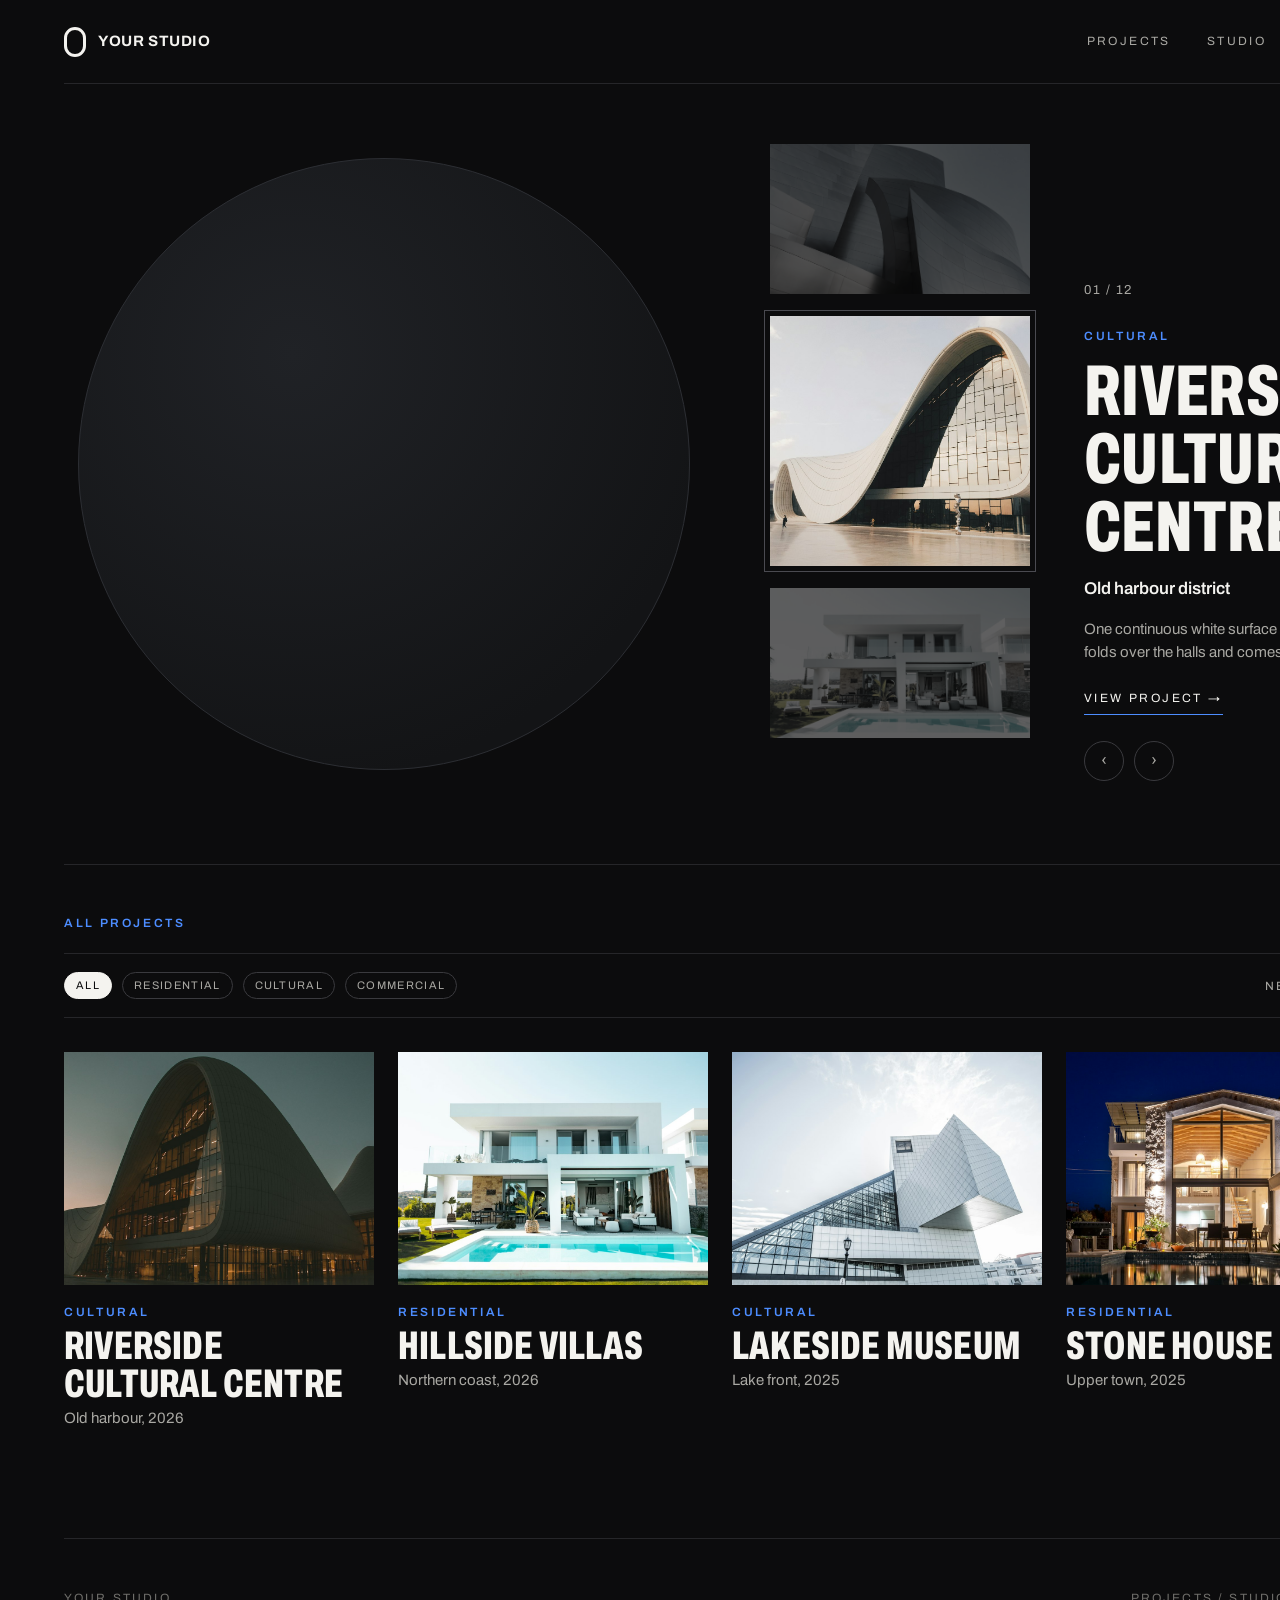
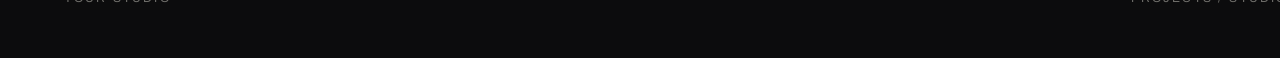
<file: tools/mock-sites.html>
<!doctype html>
<html lang="en">
<head>
<meta charset="utf-8">
<title>Sample portfolio pages (source for the showcase images)</title>
<!--
  Four invented pages of a studio's portfolio website. They are captured to
  assets/showcase/*.webp by tools/capture.mjs and shown in the websites section.
  The studio, the project names, the places and the figures are made up.
  The photos are free photos of real buildings (see tools/photos/CREDITS.md).
  Open with ?p=home, ?p=projects, ?p=project or ?p=studio.

  On the home page the round area on the left is left almost empty on purpose:
  the landing page draws a live globe over it (js/globe.js).
-->
<link rel="preconnect" href="https://fonts.googleapis.com">
<link rel="preconnect" href="https://fonts.gstatic.com" crossorigin>
<link href="https://fonts.googleapis.com/css2?family=Archivo:wdth,wght@62..125,100..900&display=swap" rel="stylesheet">
<style>
  :root { --bg: #0c0c0d; --panel: #141416; --ink: #f4f3ef; --ink2: #a9a8a3; --ink3: #6f6e6a; --line: #262629; --blue: #4d8dff; }
  * { box-sizing: border-box; }
  body { margin: 0; width: 1440px; background: var(--bg); color: var(--ink); font-family: "Archivo", sans-serif; font-size: 17px; line-height: 1.55; }
  .page { display: none; padding: 0 64px; }
  .page.on { display: block; }
  .cond { font-stretch: 64%; font-weight: 800; text-transform: uppercase; letter-spacing: .005em; line-height: .94; }
  .label { font-size: 12px; letter-spacing: .22em; text-transform: uppercase; color: var(--blue); font-weight: 600; }
  .muted { color: var(--ink2); }
  header { display: flex; align-items: center; height: 84px; border-bottom: 1px solid var(--line); }
  .mark { width: 22px; height: 30px; border: 3px solid var(--ink); border-radius: 11px; margin-right: 12px; }
  .brand { font-weight: 700; letter-spacing: .04em; font-size: 15px; }
  header nav { margin-left: auto; display: flex; gap: 36px; font-size: 12px; letter-spacing: .2em; text-transform: uppercase; color: var(--ink2); }
  header nav .on { color: var(--ink); border-bottom: 1px solid var(--ink); padding-bottom: 4px; }
  footer { display: flex; align-items: center; height: 120px; margin-top: 96px; border-top: 1px solid var(--line); font-size: 12px; letter-spacing: .18em; text-transform: uppercase; color: var(--ink3); }
  footer span:last-child { margin-left: auto; }
  .ph { background: #111 center / cover no-repeat; }
  .art { position: relative; overflow: hidden; background: #0f1216; }
  .art svg { position: absolute; inset: 0; width: 100%; height: 100%; display: block; }
  .chip { display: inline-block; font-size: 11px; letter-spacing: .12em; text-transform: uppercase; padding: 4px 11px; border: 1px solid #3a3a3e; border-radius: 99px; color: var(--ink2); }

  /* home */
  .h-main { position: relative; height: 780px; }
  .h-globe { position: absolute; left: -10px; top: 50px; width: 660px; height: 660px; display: grid; place-items: center; }
  .h-globe i { width: 612px; height: 612px; border-radius: 50%; background: radial-gradient(circle at 35% 32%, #202226, #131416 75%); border: 1px solid #2c2e33; }
  .h-strip { position: absolute; left: 706px; top: 60px; width: 260px; display: grid; gap: 22px; }
  .h-strip .ph { height: 150px; opacity: .34; filter: grayscale(.7); }
  .h-strip .ph.on { height: 250px; opacity: 1; filter: none; outline: 1px solid #4a4a50; outline-offset: 5px; }
  .h-info { position: absolute; left: 1020px; top: 196px; width: 356px; }
  .h-info .count { font-size: 13px; letter-spacing: .12em; color: var(--ink2); margin-bottom: 22px; }
  .h-info h1 { margin: 10px 0 14px; font-size: 72px; }
  .h-info .place { font-weight: 600; margin-bottom: 16px; }
  .h-info p { margin: 0 0 20px; color: var(--ink2); font-size: 15px; }
  .h-info .view { display: inline-block; font-size: 12px; letter-spacing: .2em; text-transform: uppercase; padding-bottom: 6px; border-bottom: 1px solid var(--blue); }
  .h-info .arrows { display: flex; gap: 10px; margin-top: 26px; }
  .h-info .arrows span { width: 40px; height: 40px; border: 1px solid #3a3a3e; border-radius: 50%; display: grid; place-items: center; color: var(--ink2); }
  .h-all { border-top: 1px solid var(--line); padding-top: 44px; }
  .grid4 { display: grid; grid-template-columns: repeat(4, 1fr); gap: 36px 24px; padding-top: 34px; }
  .grid4 .ph { aspect-ratio: 4 / 5; }

  /* projects */
  .p-head { display: flex; align-items: flex-end; padding: 72px 0 40px; }
  .p-head h1 { margin: 10px 0 0; font-size: 190px; }
  .p-head .count { margin-left: 22px; font-size: 44px; color: var(--ink3); padding-bottom: 22px; }
  .filters { display: flex; gap: 10px; align-items: center; padding: 18px 0; border-block: 1px solid var(--line); }
  .filters .chip.on { background: var(--ink); color: var(--bg); border-color: var(--ink); }
  .filters .sort { margin-left: auto; font-size: 12px; letter-spacing: .16em; text-transform: uppercase; color: var(--ink2); }
  .grid { display: grid; grid-template-columns: repeat(3, 1fr); gap: 44px 28px; padding-top: 44px; }
  .card .ph { aspect-ratio: 4 / 3; }
  .card .label { display: block; margin: 18px 0 6px; }
  .card h3 { margin: 0 0 4px; font-size: 40px; }
  .card p { margin: 0 0 12px; color: var(--ink2); font-size: 15px; }

  /* project */
  .back { padding: 26px 0; font-size: 12px; letter-spacing: .18em; text-transform: uppercase; color: var(--ink2); }
  .hero { position: relative; }
  .hero .ph { height: 660px; }
  .hero .over { position: absolute; left: 0; right: 0; bottom: 0; padding: 170px 44px 40px; background: linear-gradient(transparent, rgba(8, 8, 9, .9)); }
  .hero h1 { margin: 12px 0 0; font-size: 150px; }
  .facts { display: grid; grid-template-columns: repeat(5, 1fr); border-bottom: 1px solid var(--line); }
  .facts div { padding: 30px 0; }
  .facts b { display: block; font-size: 22px; font-weight: 600; margin-top: 6px; }
  .story { display: grid; grid-template-columns: 1fr 1.1fr; gap: 72px; padding: 72px 0; align-items: start; }
  .story p { margin: 0 0 18px; color: #d2d1cc; font-size: 19px; max-width: 30em; }
  .story .art { aspect-ratio: 16 / 11; border: 1px solid var(--line); }
  .gallery { display: grid; grid-template-columns: repeat(4, 1fr); gap: 16px; padding-top: 22px; }
  .gallery .ph { aspect-ratio: 1 / 1; }
  .gallery .wide { grid-column: span 2; aspect-ratio: auto; }
  .cta { display: flex; align-items: center; padding: 84px 0 0; }
  .cta h2 { margin: 0; font-size: 84px; max-width: 9em; }
  .btn { margin-left: auto; font-size: 13px; letter-spacing: .2em; text-transform: uppercase; padding: 20px 34px; background: var(--blue); color: #fff; border-radius: 99px; font-weight: 600; }

  /* studio */
  .s-head { padding: 84px 0 56px; }
  .s-head h1 { margin: 16px 0 0; font-size: 136px; max-width: 9.6em; }
  .s-intro { display: grid; grid-template-columns: 0.8fr 1.2fr; gap: 72px; align-items: start; }
  .s-intro p { margin: 0; font-size: 22px; color: #d2d1cc; }
  .s-intro .ph { aspect-ratio: 16 / 9; }
  .services { display: grid; grid-template-columns: repeat(4, 1fr); gap: 28px; padding: 84px 0 0; }
  .services div { border-top: 1px solid #3a3a3e; padding-top: 22px; }
  .services h3 { margin: 0 0 12px; font-size: 44px; }
  .services p { margin: 0; color: var(--ink2); font-size: 15.5px; }
  .numbers { display: grid; grid-template-columns: repeat(3, 1fr); margin-top: 84px; border-block: 1px solid var(--line); }
  .numbers div { padding: 44px 0; }
  .numbers b { display: block; font-size: 150px; }
  .offices { display: grid; grid-template-columns: 1fr 1fr; gap: 28px; padding-top: 72px; }
  .office { background: var(--panel); border: 1px solid var(--line); }
  .office .art, .office .ph { height: 260px; }
  .office div:last-child { padding: 26px 28px 30px; }
  .office h3 { margin: 0 0 6px; font-size: 44px; }
</style>
</head>
<body>

<section class="page" id="home">
  <header><span class="mark"></span><span class="brand">YOUR STUDIO</span><nav><span>Projects</span><span>Studio</span><span>Contact</span></nav></header>
  <div class="h-main">
    <div class="h-globe"><i></i></div>
    <div class="h-strip">
      <div class="ph" style="background-image:url(photos/steel.jpg)"></div>
      <div class="ph on" style="background-image:url(photos/culture-white.jpg)"></div>
      <div class="ph" style="background-image:url(photos/villa-white.jpg)"></div>
    </div>
    <div class="h-info">
      <div class="count">01 / 12</div>
      <span class="label">Cultural</span>
      <h1 class="cond">Riverside Cultural Centre</h1>
      <div class="place">Old harbour district</div>
      <p>One continuous white surface rises from the plaza, folds over the halls and comes back down as the roof.</p>
      <span class="view">View project &rarr;</span>
      <div class="arrows"><span>&lsaquo;</span><span>&rsaquo;</span></div>
    </div>
  </div>
  <div class="h-all">
    <span class="label">All projects</span>
    <div class="filters" style="margin-top:18px"><span class="chip on">All</span><span class="chip">Residential</span><span class="chip">Cultural</span><span class="chip">Commercial</span><span class="sort">Newest first</span></div>
    <div class="grid4">
      <div class="card"><div class="ph" style="background-image:url(photos/culture-dusk.jpg)"></div><span class="label">Cultural</span><h3 class="cond">Riverside Cultural Centre</h3><p>Old harbour, 2026</p></div>
      <div class="card"><div class="ph" style="background-image:url(photos/villa-white.jpg)"></div><span class="label">Residential</span><h3 class="cond">Hillside Villas</h3><p>Northern coast, 2026</p></div>
      <div class="card"><div class="ph" style="background-image:url(photos/pyramid.jpg)"></div><span class="label">Cultural</span><h3 class="cond">Lakeside Museum</h3><p>Lake front, 2025</p></div>
      <div class="card"><div class="ph" style="background-image:url(photos/house-night.jpg)"></div><span class="label">Residential</span><h3 class="cond">Stone House</h3><p>Upper town, 2025</p></div>
    </div>
  </div>
  <footer><span>Your Studio</span><span>Projects / Studio / Contact</span></footer>
</section>

<section class="page" id="projects">
  <header><span class="mark"></span><span class="brand">YOUR STUDIO</span><nav><span class="on">Projects</span><span>Studio</span><span>Contact</span></nav></header>
  <div class="p-head"><div><span class="label">Selected work</span><h1 class="cond">Projects</h1></div><span class="count cond">12</span></div>
  <div class="filters"><span class="chip on">All</span><span class="chip">Residential</span><span class="chip">Cultural</span><span class="chip">Commercial</span><span class="chip">Public</span><span class="sort">Newest first</span></div>
  <div class="grid">
    <div class="card"><div class="ph" style="background-image:url(photos/culture-white.jpg)"></div><span class="label">Cultural</span><h3 class="cond">Riverside Cultural Centre</h3><p>Old harbour, 2026</p><span class="chip">In progress</span></div>
    <div class="card"><div class="ph" style="background-image:url(photos/villa-white.jpg)"></div><span class="label">Residential</span><h3 class="cond">Hillside Villas</h3><p>Northern coast, 2026</p><span class="chip">In progress</span></div>
    <div class="card"><div class="ph" style="background-image:url(photos/steel.jpg)"></div><span class="label">Cultural</span><h3 class="cond">Harbour Concert Hall</h3><p>West quay, 2025</p><span class="chip">Completed</span></div>
    <div class="card"><div class="ph" style="background-image:url(photos/villa-palms.jpg)"></div><span class="label">Residential</span><h3 class="cond">Palm Residence</h3><p>South bay, 2025</p><span class="chip">Completed</span></div>
    <div class="card"><div class="ph" style="background-image:url(photos/pyramid.jpg)"></div><span class="label">Cultural</span><h3 class="cond">Lakeside Museum</h3><p>Lake front, 2025</p><span class="chip">Completed</span></div>
    <div class="card"><div class="ph" style="background-image:url(photos/villa-terrace.jpg)"></div><span class="label">Residential</span><h3 class="cond">Terrace House</h3><p>Valley road, 2024</p><span class="chip">Completed</span></div>
    <div class="card"><div class="ph" style="background-image:url(photos/green-roof.jpg)"></div><span class="label">Commercial</span><h3 class="cond">Garden Campus</h3><p>East bank, 2024</p><span class="chip">Completed</span></div>
    <div class="card"><div class="ph" style="background-image:url(photos/house-night.jpg)"></div><span class="label">Residential</span><h3 class="cond">Stone House</h3><p>Upper town, 2024</p><span class="chip">Completed</span></div>
    <div class="card"><div class="ph" style="background-image:url(photos/curve-glass.jpg)"></div><span class="label">Commercial</span><h3 class="cond">Courtyard Offices</h3><p>Central square, 2023</p><span class="chip">Completed</span></div>
  </div>
  <footer><span>Your Studio</span><span>Projects / Studio / Contact</span></footer>
</section>

<section class="page" id="project">
  <header><span class="mark"></span><span class="brand">YOUR STUDIO</span><nav><span class="on">Projects</span><span>Studio</span><span>Contact</span></nav></header>
  <div class="back">&larr; All projects</div>
  <div class="hero"><div class="ph" style="background-image:url(photos/villa-white.jpg)"></div><div class="over"><span class="label">Residential / Northern coast</span><h1 class="cond">Hillside Villas</h1></div></div>
  <div class="facts">
    <div><span class="label">Status</span><b>In progress</b></div>
    <div><span class="label">Year</span><b>2026</b></div>
    <div><span class="label">Type</span><b>Residential</b></div>
    <div><span class="label">Homes</span><b>14 villas</b></div>
    <div><span class="label">Area</span><b>6,200 m&sup2;</b></div>
  </div>
  <div class="story">
    <div>
      <span class="label">The idea</span>
      <p style="margin-top:18px">Fourteen homes step down a west-facing slope, each one turned a few degrees so no terrace looks into another.</p>
      <p>Long horizontal roofs shade the glass through the afternoon and collect the evening light. Local stone anchors the lower floors to the hill.</p>
      <p>Cars stay at the top of the site. Everything below it is paths, gardens and water.</p>
    </div>
    <div class="art" data-art="plan" data-seed="4"></div>
  </div>
  <span class="label">Photos</span>
  <div class="gallery">
    <div class="ph wide" style="background-image:url(photos/villa-pool.jpg)"></div>
    <div class="ph" style="background-image:url(photos/interior-living.jpg)"></div>
    <div class="ph" style="background-image:url(photos/interior-wood.jpg)"></div>
    <div class="ph" style="background-image:url(photos/villa-terrace.jpg)"></div>
    <div class="ph" style="background-image:url(photos/house-long.jpg)"></div>
    <div class="ph wide" style="background-image:url(photos/villa-hill.jpg)"></div>
  </div>
  <div class="cta"><h2 class="cond">Planning homes on a slope of your own?</h2><span class="btn">Contact us</span></div>
  <footer><span>Your Studio</span><span>Next project: Harbour Concert Hall &rarr;</span></footer>
</section>

<section class="page" id="studio">
  <header><span class="mark"></span><span class="brand">YOUR STUDIO</span><nav><span>Projects</span><span class="on">Studio</span><span>Contact</span></nav></header>
  <div class="s-head"><span class="label">Studio</span><h1 class="cond">We design buildings people want to stay in.</h1></div>
  <div class="s-intro">
    <p>Architecture, interiors and the drawings that get them built. We stay with a project from the first sketch to the last site visit, in two offices and wherever the work takes us.</p>
    <div class="ph" style="background-image:url(photos/curve-glass.jpg)"></div>
  </div>
  <div class="services">
    <div><h3 class="cond">Architecture</h3><p>Concept, planning and full design for homes, hotels, offices and public buildings.</p></div>
    <div><h3 class="cond">Interiors</h3><p>Space planning, materials, lighting and furniture, designed together with the building.</p></div>
    <div><h3 class="cond">Execution files</h3><p>Coordinated drawings and schedules a contractor can price and build from.</p></div>
    <div><h3 class="cond">Site supervision</h3><p>Regular visits, clear reports and decisions made on site, until handover.</p></div>
  </div>
  <div class="numbers">
    <div><b class="cond">18</b><span class="label">Years in practice</span></div>
    <div><b class="cond">140</b><span class="label">Projects delivered</span></div>
    <div><b class="cond">9</b><span class="label">Countries</span></div>
  </div>
  <div class="offices">
    <div class="office"><div class="art" data-art="plan" data-seed="11"></div><div><span class="label">Head office</span><h3 class="cond">Coast office</h3><span class="muted">Harbour Street 12</span></div></div>
    <div class="office"><div class="ph" style="background-image:url(photos/culture-wide.jpg)"></div><div><span class="label">Second office</span><h3 class="cond">River office</h3><span class="muted">Mill Lane 4</span></div></div>
  </div>
  <footer><span>Your Studio</span><span>Projects / Studio / Contact</span></footer>
</section>

<script>
(function () {
  "use strict";
  // A floor plan drawn as a line drawing, used where a page shows a drawing instead of a photo.
  function rng(seed) { return function () { seed |= 0; seed = seed + 0x6D2B79F5 | 0; var t = Math.imul(seed ^ seed >>> 15, 1 | seed); t = t + Math.imul(t ^ t >>> 7, 61 | t) ^ t; return ((t ^ t >>> 14) >>> 0) / 4294967296; }; }
  function plan(seed) {
    var r = rng(seed), ink = "#e8ecf2", blue = "#4d8dff", W = 800, H = 520, i;
    var s = '<rect width="' + W + '" height="' + H + '" fill="#0f1216"/>';
    for (i = 0; i < 20; i++) s += '<rect x="' + i * 44 + '" y="0" width="1" height="' + H + '" fill="#fff" opacity=".04"/>';
    for (i = 0; i < 13; i++) s += '<rect x="0" y="' + i * 44 + '" width="' + W + '" height="1" fill="#fff" opacity=".04"/>';
    var L = function (d, w, c, dash) { return '<path d="' + d + '" fill="none" stroke="' + (c || ink) + '" stroke-width="' + w + '"' + (dash ? ' stroke-dasharray="' + dash + '"' : "") + '/>'; };
    s += L("M150 130 H520 V230 H650 V400 H150 Z", 7);
    s += L("M330 130 V270 M150 270 H420 M420 230 V400 M520 230 H420 M520 315 H650", 3.5);
    s += L("M330 300 a40 40 0 0 1 40 -30 M420 340 a34 34 0 0 0 -34 34 M565 315 a30 30 0 0 1 30 30", 1.4);
    for (i = 0; i < 9; i++) s += L("M" + (438 + i * 9) + " 240 V300", 1.2);
    s += L("M170 150 h90 v70 h-90 Z M350 150 h120 v44 h-120 Z M170 300 h140 v80 h-140 Z M540 250 h90 v44 h-90 Z", 1.2, "#8f97a3");
    s += L("M650 400 H720 V250 H650", 1.6, ink, "7 6");
    s += L("M150 96 H520 M150 88 V104 M330 88 V104 M520 88 V104 M110 130 V400 M102 130 H118 M102 270 H118 M102 400 H118", 1.3, blue);
    [[150, "A"], [330, "B"], [520, "C"], [650, "D"]].forEach(function (g) {
      s += L("M" + g[0] + " 400 V424", 1, blue, "4 4") + '<circle cx="' + g[0] + '" cy="440" r="14" fill="none" stroke="' + blue + '" stroke-width="1.3"/>' +
        '<text x="' + g[0] + '" y="445" fill="' + blue + '" font-family="Archivo, sans-serif" font-size="14" text-anchor="middle">' + g[1] + "</text>";
    });
    s += '<text x="335" y="84" fill="' + blue + '" font-family="Archivo, sans-serif" font-size="13" text-anchor="middle">' + (11 + Math.floor(r() * 6)) + '.40</text>';
    s += '<circle cx="716" cy="118" r="20" fill="none" stroke="' + ink + '" stroke-width="1.3"/><polygon points="716,100 724,126 716,120 708,126" fill="' + ink + '"/>';
    return '<svg viewBox="0 0 ' + W + " " + H + '" preserveAspectRatio="xMidYMid slice" xmlns="http://www.w3.org/2000/svg">' + s + "</svg>";
  }
  var page = (new URLSearchParams(location.search).get("p")) || "home";
  var el = document.getElementById(page) || document.getElementById("home");
  el.classList.add("on");
  Array.prototype.forEach.call(el.querySelectorAll('[data-art="plan"]'), function (node) {
    node.innerHTML = plan(Number(node.getAttribute("data-seed")) || 1);
  });
})();
</script>
</body>
</html>
</file>
